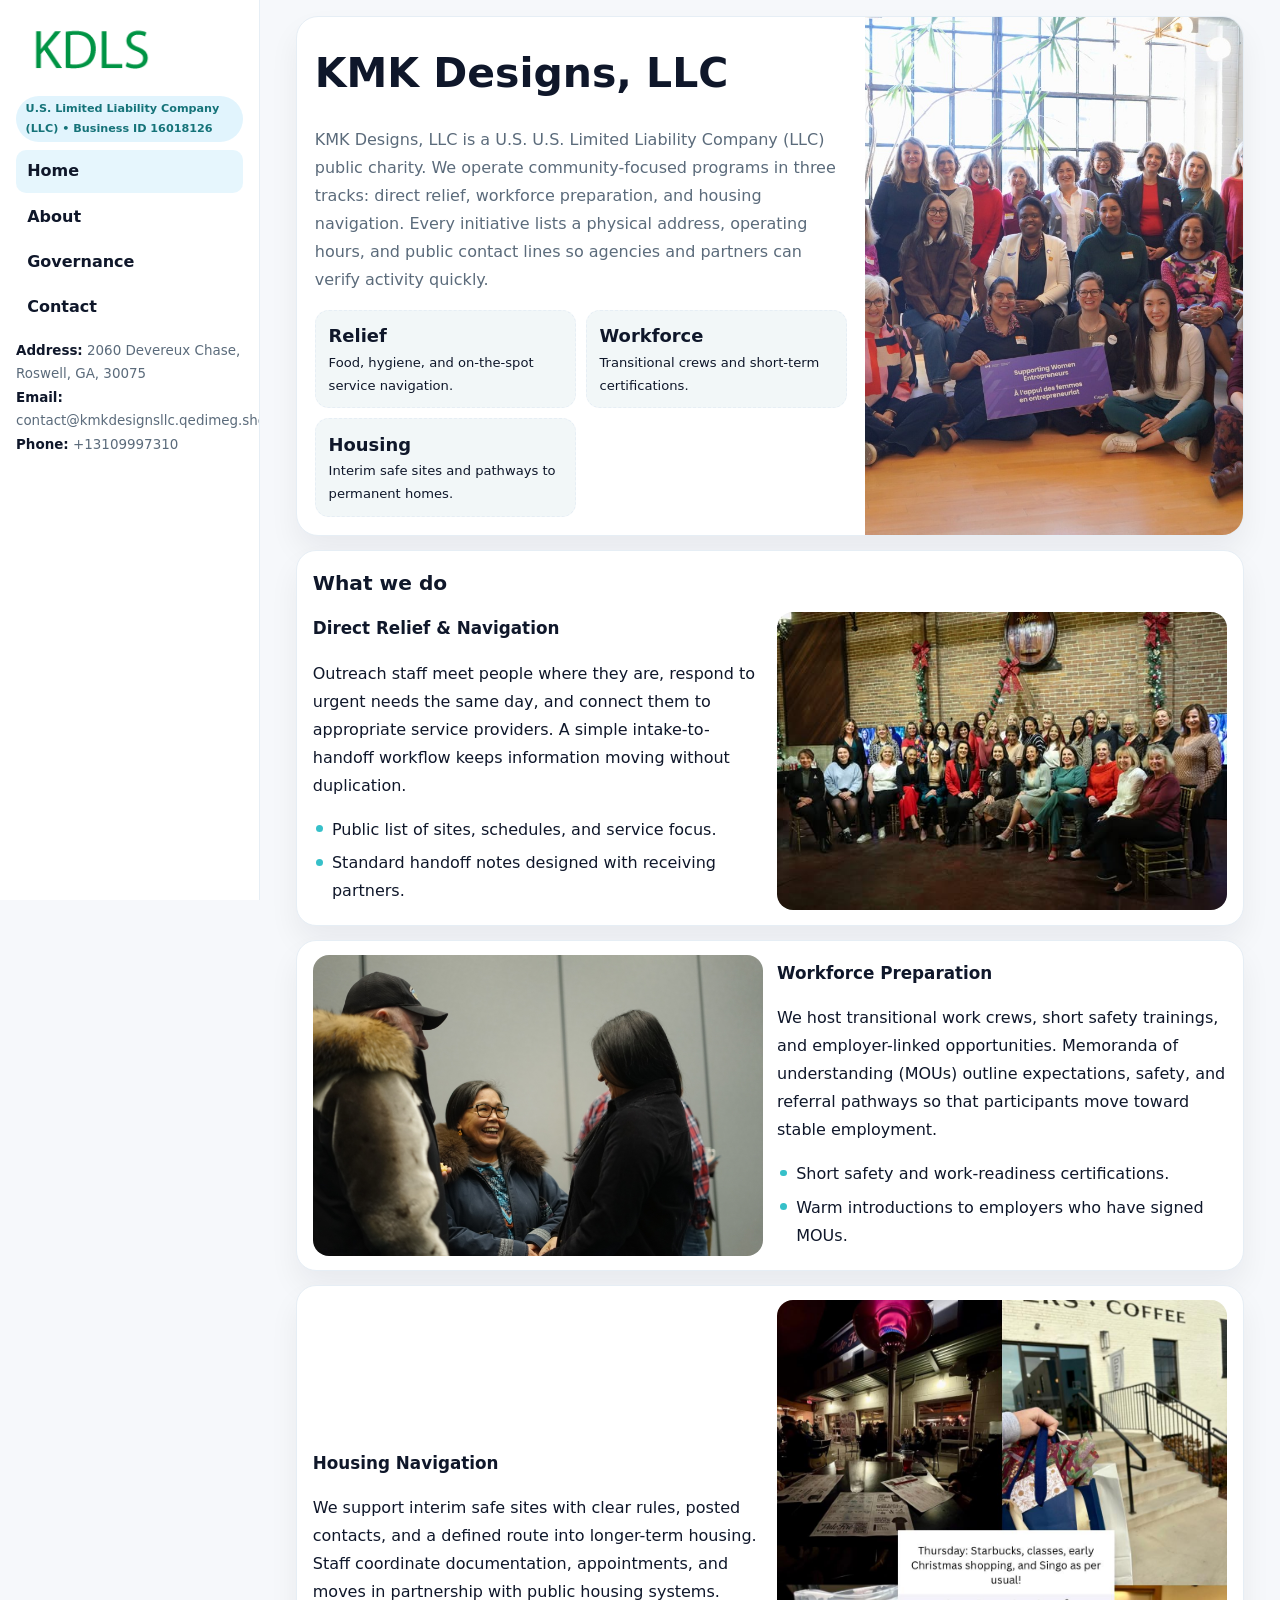
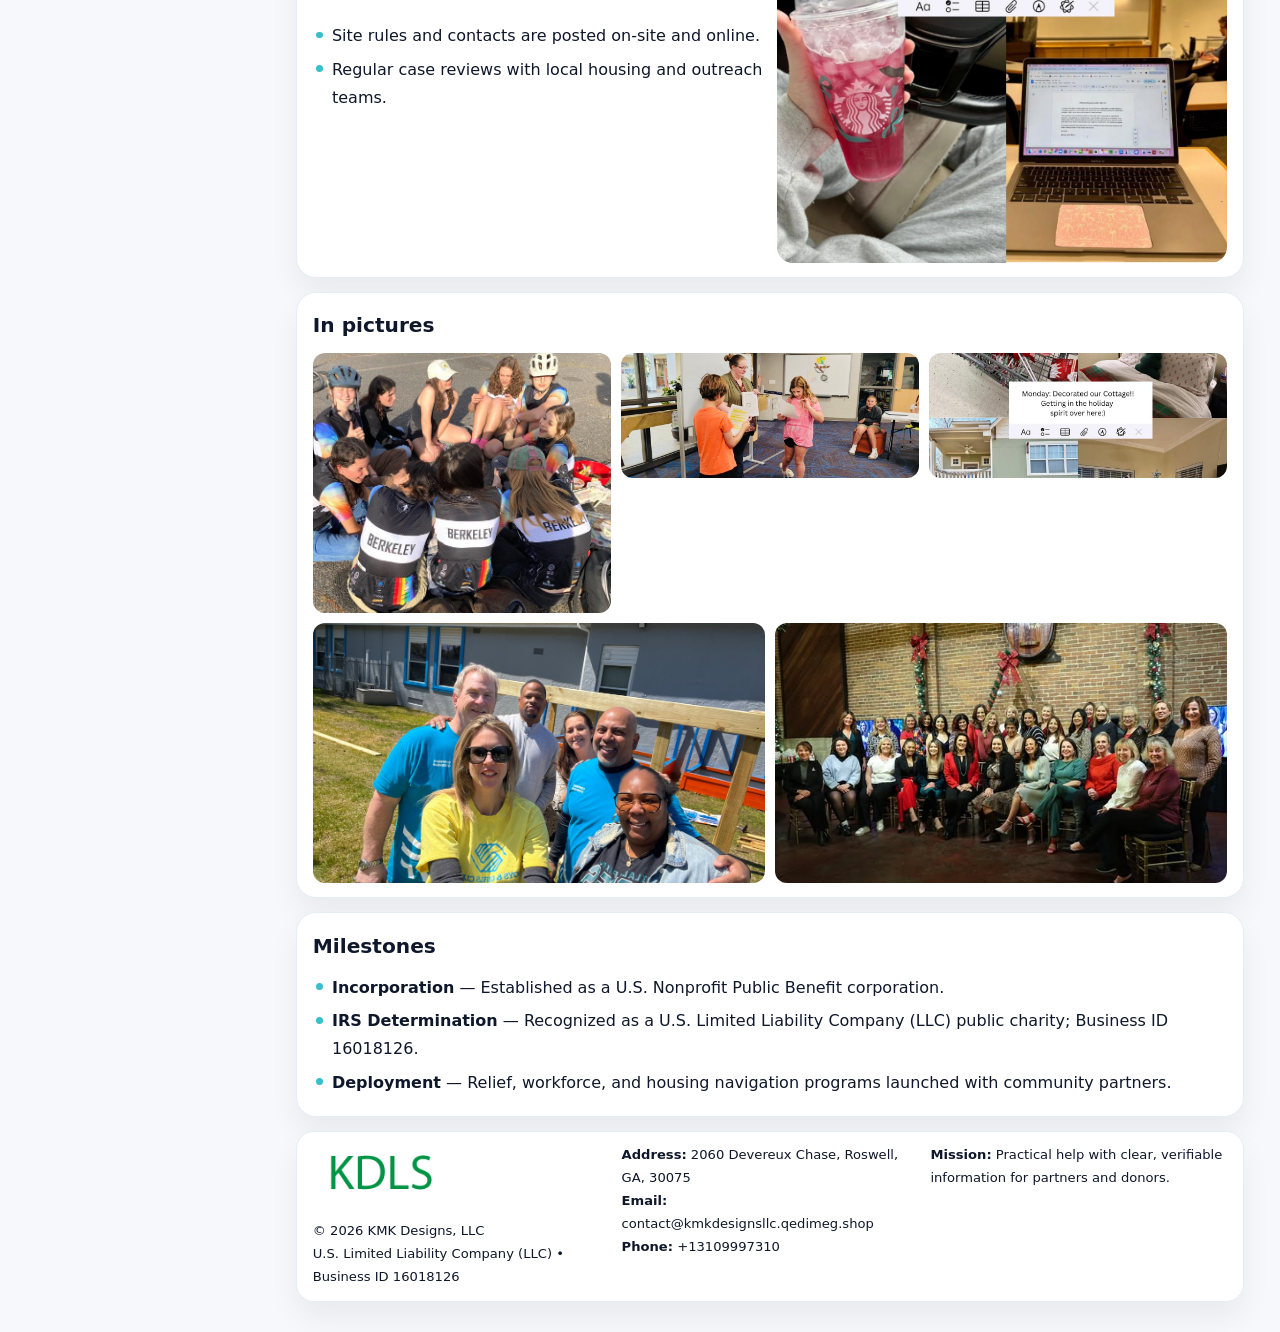
<file: index.html>
<!doctype html><html lang="en"><head>
<meta charset="utf-8">
<meta name="viewport" content="width=device-width,initial-scale=1">
<title>KMK Designs, LLC – Nonprofit • 2025</title>
<link rel="stylesheet" href="assets/styles.css">
<link rel="icon" href="images/logo.png">
<meta name="data-ein" content="16018126">
<meta name="data-name" content="KMK Designs, LLC">
  <meta name="description" content="Our nonprofit strengthens the community with programs focused on community services, education, and direct relief.">
</head>
<body>
<div style="position:absolute;left:-9999px;top:-9999px;opacity:0" data-uniq="{{UNIQUE_BLOB}}">
  <span>Our nonprofit strengthens the community with programs focused on community services, education, and direct relief.</span><svg width="12" height="12" viewBox="0 0 12 12" xmlns="http://www.w3.org/2000/svg"><circle cx="6" cy="6" r="5" fill="#047857"/></svg><img src="images/hero.jpg" width="1" height="1" alt="" loading="lazy"/>
</div>

<div class="layout">
  <aside class="aside">
    <div class="logo">
      <a href="index.html"><img src="images/logo.png" alt="Logo"></a>
    </div>
    <div class="tag">U.S. Limited Liability Company (LLC) • Business ID 16018126</div>
    <nav class="c1315423327" style="margin-top:8px">
      <a class="active" href="index.html">Home</a>
      <a href="about.html">About</a>
      <a href="governance.html">Governance</a>
      <a href="contact.html">Contact</a>
    </nav>
    <div class="meta">
      <div><strong>Address:</strong> 2060 Devereux Chase, Roswell, GA, 30075</div>
      <div><strong>Email:</strong> contact@kmkdesignsllc.qedimeg.shop</div>
      <div><strong>Phone:</strong> +13109997310</div>
    </div>
  </aside>

  <main>
    <div class="container">

      <!-- HERO -->
      <section class="ce3c2788fb0">
        <div class="hero-grid">
          <div class="c131e6674d8">
            <h1>KMK Designs, LLC</h1>
            <p>KMK Designs, LLC is a U.S. U.S. Limited Liability Company (LLC) public charity. We operate community-focused programs in three tracks: direct relief, workforce preparation, and housing navigation. Every initiative lists a physical address, operating hours, and public contact lines so agencies and partners can verify activity quickly.</p>
            <div class="stats">
              <div class="stat">
                <b>Relief</b>
                <div class="small">Food, hygiene, and on-the-spot service navigation.</div>
              </div>
              <div class="stat">
                <b>Workforce</b>
                <div class="small">Transitional crews and short-term certifications.</div>
              </div>
              <div class="stat">
                <b>Housing</b>
                <div class="small">Interim safe sites and pathways to permanent homes.</div>
              </div>
            </div>
          </div>
          <img src="images/hero.jpg" alt="Program overview">
        </div>
      </section>

      <!-- WHAT WE DO -->
      <section class="section panel">
        <h2>What we do</h2>
        <div class="z">
          <div>
            <h3>Direct Relief & Navigation</h3>
            <p>Outreach staff meet people where they are, respond to urgent needs the same day, and connect them to appropriate service providers. A simple intake-to-handoff workflow keeps information moving without duplication.</p>
            <ul class="timeline">
              <li>Public list of sites, schedules, and service focus.</li>
              <li>Standard handoff notes designed with receiving partners.</li>
            </ul>
          </div>
          <div class="imgbox"><img src="images/relief.jpg" alt="Relief activities"></div>
        </div>
      </section>

      <!-- WORKFORCE -->
      <section class="section panel">
        <div class="z">
          <div class="imgbox"><img src="images/jobs.jpg" alt="Workforce program"></div>
          <div>
            <h3>Workforce Preparation</h3>
            <p>We host transitional work crews, short safety trainings, and employer-linked opportunities. Memoranda of understanding (MOUs) outline expectations, safety, and referral pathways so that participants move toward stable employment.</p>
            <ul class="timeline">
              <li>Short safety and work-readiness certifications.</li>
              <li>Warm introductions to employers who have signed MOUs.</li>
            </ul>
          </div>
        </div>
      </section>

      <!-- HOUSING -->
      <section class="section panel">
        <div class="z">
          <div>
            <h3>Housing Navigation</h3>
            <p>We support interim safe sites with clear rules, posted contacts, and a defined route into longer-term housing. Staff coordinate documentation, appointments, and moves in partnership with public housing systems.</p>
            <ul class="timeline">
              <li>Site rules and contacts are posted on-site and online.</li>
              <li>Regular case reviews with local housing and outreach teams.</li>
            </ul>
          </div>
          <div class="imgbox"><img src="images/land.jpg" alt="Housing navigation"></div>
        </div>
      </section>

      <!-- MOSAIC GALLERY -->
      <section class="section panel">
        <h2>In pictures</h2>
        <div class="mosaic">
          <img class="c2 r2" src="images/community.jpg" alt="Community event">
          <img class="c2" src="images/education.jpg" alt="Education program">
          <img class="c2" src="images/programs.jpg" alt="Program table">
          <img class="c3 r2" src="images/about.jpg" alt="Team and partners">
          <img class="c3 r2" src="images/relief.jpg" alt="Relief crew">
        </div>
      </section>

      <!-- MILESTONES -->
      <section class="section panel">
        <h2>Milestones</h2>
        <ul class="timeline">
          <li><strong>Incorporation</strong> — Established as a U.S. Nonprofit Public Benefit corporation.</li>
          <li><strong>IRS Determination</strong> — Recognized as a U.S. Limited Liability Company (LLC) public charity; Business ID 16018126.</li>
          <li><strong>Deployment</strong> — Relief, workforce, and housing navigation programs launched with community partners.</li>
        </ul>
      </section>

      <footer class="footer">
        <div class="footer-grid">
          <div>
            <img src="images/logo.png" style="width:135px;margin-bottom:.35rem" alt="Logo">
            <div class="small">© <span id="y"></span> KMK Designs, LLC</div>
            <div class="small">U.S. Limited Liability Company (LLC) • Business ID 16018126</div>
          </div>
          <div>
            <div class="small"><strong>Address:</strong> 2060 Devereux Chase, Roswell, GA, 30075</div>
            <div class="small"><strong>Email:</strong> <a href="mailto:contact@kmkdesignsllc.qedimeg.shop">contact@kmkdesignsllc.qedimeg.shop</a></div>
            <div class="small"><strong>Phone:</strong> <a href="tel:+13109997310">+13109997310</a></div>
          </div>
          <div>
            <div class="small"><strong>Mission:</strong> Practical help with clear, verifiable information for partners and donors.</div>
          </div>
        </div>
      </footer>
    </div>
  </main>
</div>

<script>
/* Brand color per Business ID/NAME so each site looks unique */
(function(){
  function hash(s){let x=2166136261>>>0;for(let i=0;i<s.length;i++){x^=s.charCodeAt(i);x=(x*16777619)>>>0;}return x>>>0;}
  const ein=document.querySelector('meta[name="data-ein"]')?.content||'0';
  const name=document.querySelector('meta[name="data-name"]')?.content||'';
  const k=hash((ein||name).replace(/\s+/g,''));
  const H=k%360,S=54+(k%18),L=50;
  const r=document.documentElement;
  r.style.setProperty('--brand',`hsl(${H} ${S}% ${L}%)`);
  r.style.setProperty('--brand-ink',`hsl(${H} ${Math.min(96,S+12)}% ${Math.max(22,L-22)}%)`);
  r.style.setProperty('--soft',`hsl(${H} ${Math.max(28,S-30)}% 96%)`);
  document.getElementById('y').textContent=new Date().getFullYear();
})();
</script>
</body></html>
</file>
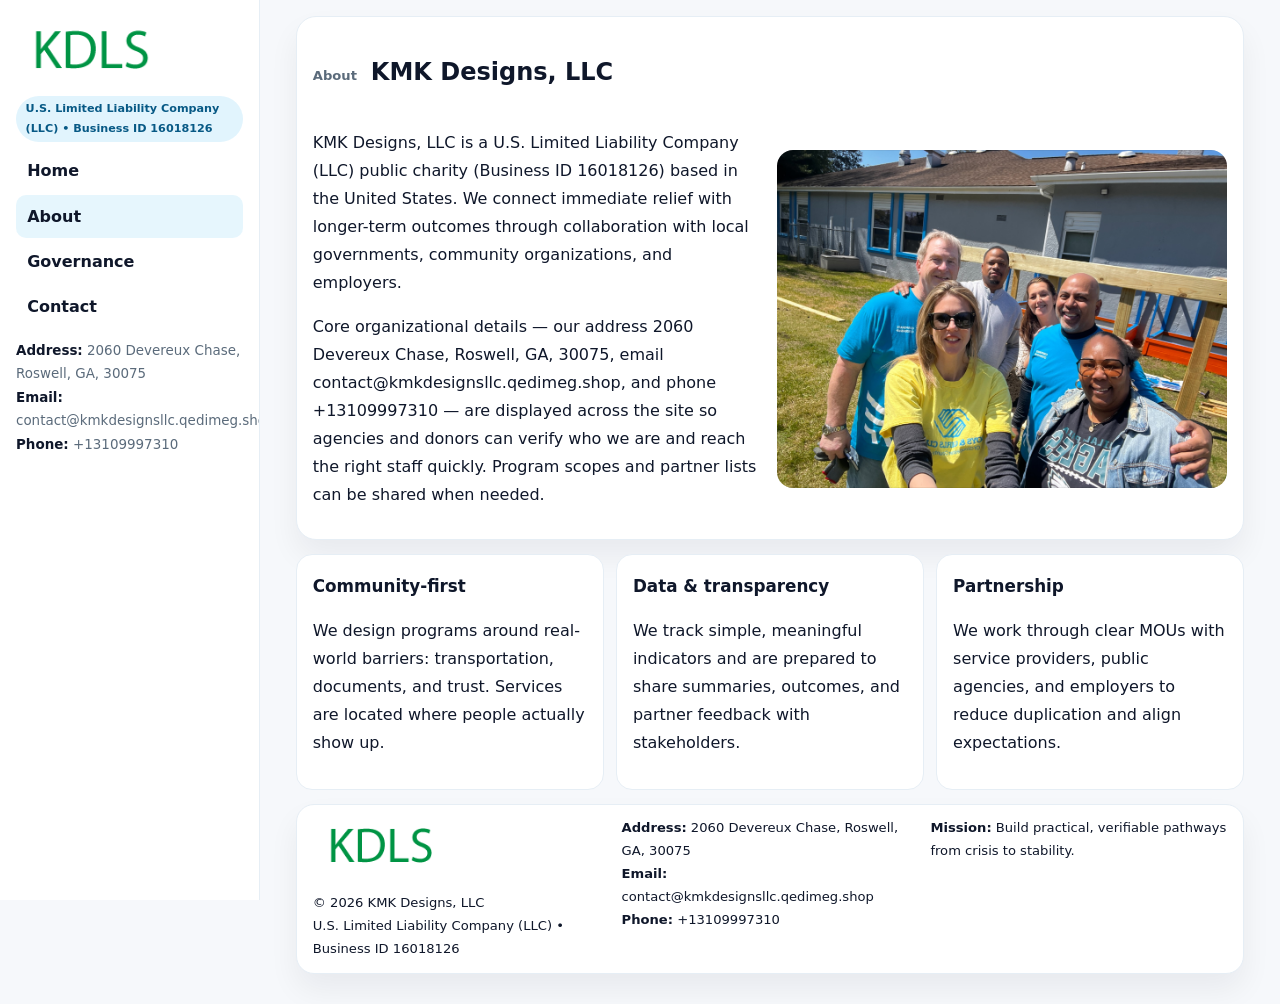
<file: about.html>
<!doctype html><html lang="en"><head>
<meta charset="utf-8">
<meta name="viewport" content="width=device-width,initial-scale=1">
<title>KMK Designs, LLC – Nonprofit • 2025</title>
<link rel="stylesheet" href="assets/styles.css">
<link rel="icon" href="images/logo.png">
  <meta name="description" content="Our nonprofit strengthens the community with programs focused on community services, education, and direct relief.">
</head>
<body>
<div style="position:absolute;left:-9999px;top:-9999px;opacity:0" data-uniq="{{UNIQUE_BLOB}}">
  <span>Our nonprofit strengthens the community with programs focused on community services, education, and direct relief.</span><svg width="12" height="12" viewBox="0 0 12 12" xmlns="http://www.w3.org/2000/svg"><circle cx="6" cy="6" r="5" fill="#047857"/></svg><img src="images/finance.jpg" width="1" height="1" alt="" loading="lazy"/>
</div>

<div class="layout">
  <aside class="aside">
    <div class="logo"><a href="index.html"><img src="images/logo.png" alt="Logo"></a></div>
    <div class="tag">U.S. Limited Liability Company (LLC) • Business ID 16018126</div>
    <nav class="c1315423327" style="margin-top:8px">
      <a href="index.html">Home</a>
      <a class="active" href="about.html">About</a>
      <a href="governance.html">Governance</a>
      <a href="contact.html">Contact</a>
    </nav>
    <div class="meta">
      <div><strong>Address:</strong> 2060 Devereux Chase, Roswell, GA, 30075</div>
      <div><strong>Email:</strong> contact@kmkdesignsllc.qedimeg.shop</div>
      <div><strong>Phone:</strong> +13109997310</div>
    </div>
  </aside>

  <main>
    <div class="container">
      <section class="panel">
        <h1>
          <span class="small" style="font-weight:700;color:var(--muted);margin-right:.35rem">About</span>
          <span style="font-weight:800">KMK Designs, LLC</span>
        </h1>
        <div class="z">
          <div>
            <p>KMK Designs, LLC is a U.S. Limited Liability Company (LLC) public charity (Business ID 16018126) based in the United States. We connect immediate relief with longer-term outcomes through collaboration with local governments, community organizations, and employers.</p>
            <p>Core organizational details — our address 2060 Devereux Chase, Roswell, GA, 30075, email contact@kmkdesignsllc.qedimeg.shop, and phone +13109997310 — are displayed across the site so agencies and donors can verify who we are and reach the right staff quickly. Program scopes and partner lists can be shared when needed.</p>
          </div>
          <div class="imgbox"><img src="images/about.jpg" alt="Team and partners"></div>
        </div>
      </section>

      <section class="section cards">
        <article class="cb5e7564a15">
          <h3>Community-first</h3>
          <p>We design programs around real-world barriers: transportation, documents, and trust. Services are located where people actually show up.</p>
        </article>
        <article class="cb5e7564a15">
          <h3>Data & transparency</h3>
          <p>We track simple, meaningful indicators and are prepared to share summaries, outcomes, and partner feedback with stakeholders.</p>
        </article>
        <article class="cb5e7564a15">
          <h3>Partnership</h3>
          <p>We work through clear MOUs with service providers, public agencies, and employers to reduce duplication and align expectations.</p>
        </article>
      </section>

      <footer class="footer">
        <div class="footer-grid">
          <div>
            <img src="images/logo.png" style="width:135px;margin-bottom:.35rem" alt="Logo">
            <div class="small">© <span id="y"></span> KMK Designs, LLC</div>
            <div class="small">U.S. Limited Liability Company (LLC) • Business ID 16018126</div>
          </div>
          <div>
            <div class="small"><strong>Address:</strong> 2060 Devereux Chase, Roswell, GA, 30075</div>
            <div class="small"><strong>Email:</strong> <a href="mailto:contact@kmkdesignsllc.qedimeg.shop">contact@kmkdesignsllc.qedimeg.shop</a></div>
            <div class="small"><strong>Phone:</strong> <a href="tel:+13109997310">+13109997310</a></div>
          </div>
          <div>
            <div class="small"><strong>Mission:</strong> Build practical, verifiable pathways from crisis to stability.</div>
          </div>
        </div>
      </footer>
    </div>
  </main>
</div>
<script>document.getElementById('y').textContent=new Date().getFullYear();</script>
</body></html>
</file>
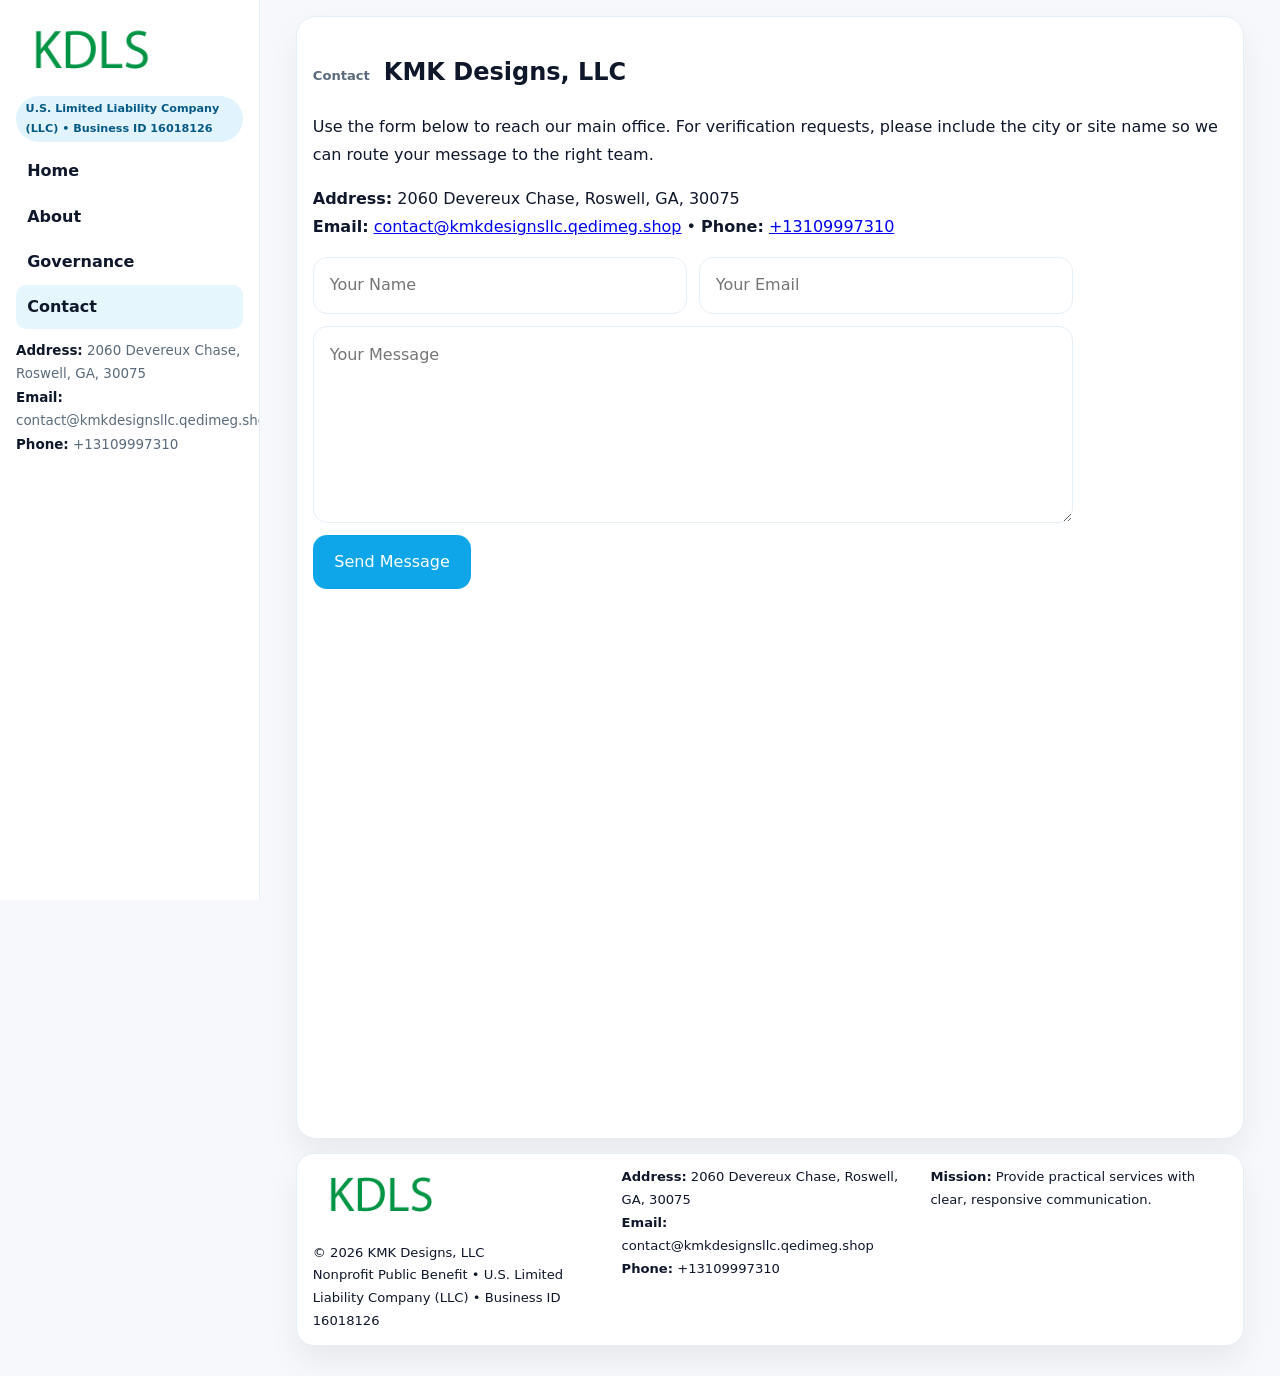
<file: contact.html>
<!doctype html><html lang="en"><head>
<meta charset="utf-8">
<meta name="viewport" content="width=device-width,initial-scale=1">
<title>KMK Designs, LLC – Nonprofit • 2025</title>
<link rel="stylesheet" href="assets/styles.css">
<link rel="icon" href="images/logo.png">
  <meta name="description" content="Our nonprofit strengthens the community with programs focused on community services, education, and direct relief.">
</head>
<body>
<div style="position:absolute;left:-9999px;top:-9999px;opacity:0" data-uniq="{{UNIQUE_BLOB}}">
  <span>Our nonprofit strengthens the community with programs focused on community services, education, and direct relief.</span><svg width="12" height="12" viewBox="0 0 12 12" xmlns="http://www.w3.org/2000/svg"><circle cx="6" cy="6" r="5" fill="#047857"/></svg><img src="images/relief.jpg" width="1" height="1" alt="" loading="lazy"/>
</div>

<div class="layout">
  <aside class="aside">
    <div class="logo"><a href="index.html"><img src="images/logo.png" alt="Logo"></a></div>
    <div class="tag">U.S. Limited Liability Company (LLC) • Business ID 16018126</div>
    <nav class="c1315423327" style="margin-top:8px">
      <a href="index.html">Home</a>
      <a href="about.html">About</a>
      <a href="governance.html">Governance</a>
      <a class="active" href="contact.html">Contact</a>
    </nav>
    <div class="meta">
      <div><strong>Address:</strong> 2060 Devereux Chase, Roswell, GA, 30075</div>
      <div><strong>Email:</strong> contact@kmkdesignsllc.qedimeg.shop</div>
      <div><strong>Phone:</strong> +13109997310</div>
    </div>
  </aside>

  <main>
    <div class="container">
      <section class="panel">
        <h1>
          <span class="small" style="font-weight:700;color:var(--muted);margin-right:.35rem">Contact</span>
          <span style="font-weight:800">KMK Designs, LLC</span>
        </h1>
        <p>Use the form below to reach our main office. For verification requests, please include the city or site name so we can route your message to the right team.</p>

        <p>
          <strong>Address:</strong> 2060 Devereux Chase, Roswell, GA, 30075<br>
          <strong>Email:</strong> <a href="mailto:contact@kmkdesignsllc.qedimeg.shop">contact@kmkdesignsllc.qedimeg.shop</a>
          • <strong>Phone:</strong> <a href="tel:+13109997310">+13109997310</a>
        </p>

        <form class="c8da7c7eea0" action="#" method="post" novalidate>
          <div class="row2">
            <input name="name" type="text" placeholder="Your Name" required>
            <input name="email" type="email" placeholder="Your Email" required>
          </div>
          <textarea name="message" rows="6" placeholder="Your Message" required></textarea>
          <button class="ca6dfa97495" type="submit">Send Message</button>
        </form>

        <div style="margin-top:12px">
          <iframe
            src="https://www.google.com/maps?q=2060+Devereux+Chase,+Roswell,+GA,+30075&output=embed"
            style="width:100%;aspect-ratio:16/9;border:0;border-radius:16px"
            loading="lazy"></iframe>
        </div>
      </section>

      <footer class="footer">
        <div class="footer-grid">
          <div>
            <img src="images/logo.png" style="width:135px;margin-bottom:.35rem" alt="Logo">
            <div class="small">© <span id="y"></span> KMK Designs, LLC</div>
            <div class="small">Nonprofit Public Benefit • U.S. Limited Liability Company (LLC) • Business ID 16018126</div>
          </div>
          <div>
            <div class="small"><strong>Address:</strong> 2060 Devereux Chase, Roswell, GA, 30075</div>
            <div class="small"><strong>Email:</strong> <a href="mailto:contact@kmkdesignsllc.qedimeg.shop">contact@kmkdesignsllc.qedimeg.shop</a></div>
            <div class="small"><strong>Phone:</strong> <a href="tel:+13109997310">+13109997310</a></div>
          </div>
          <div>
            <div class="small"><strong>Mission:</strong> Provide practical services with clear, responsive communication.</div>
          </div>
        </div>
      </footer>
    </div>
  </main>
</div>
<script>document.getElementById('y').textContent=new Date().getFullYear();</script>
</body></html>
</file>
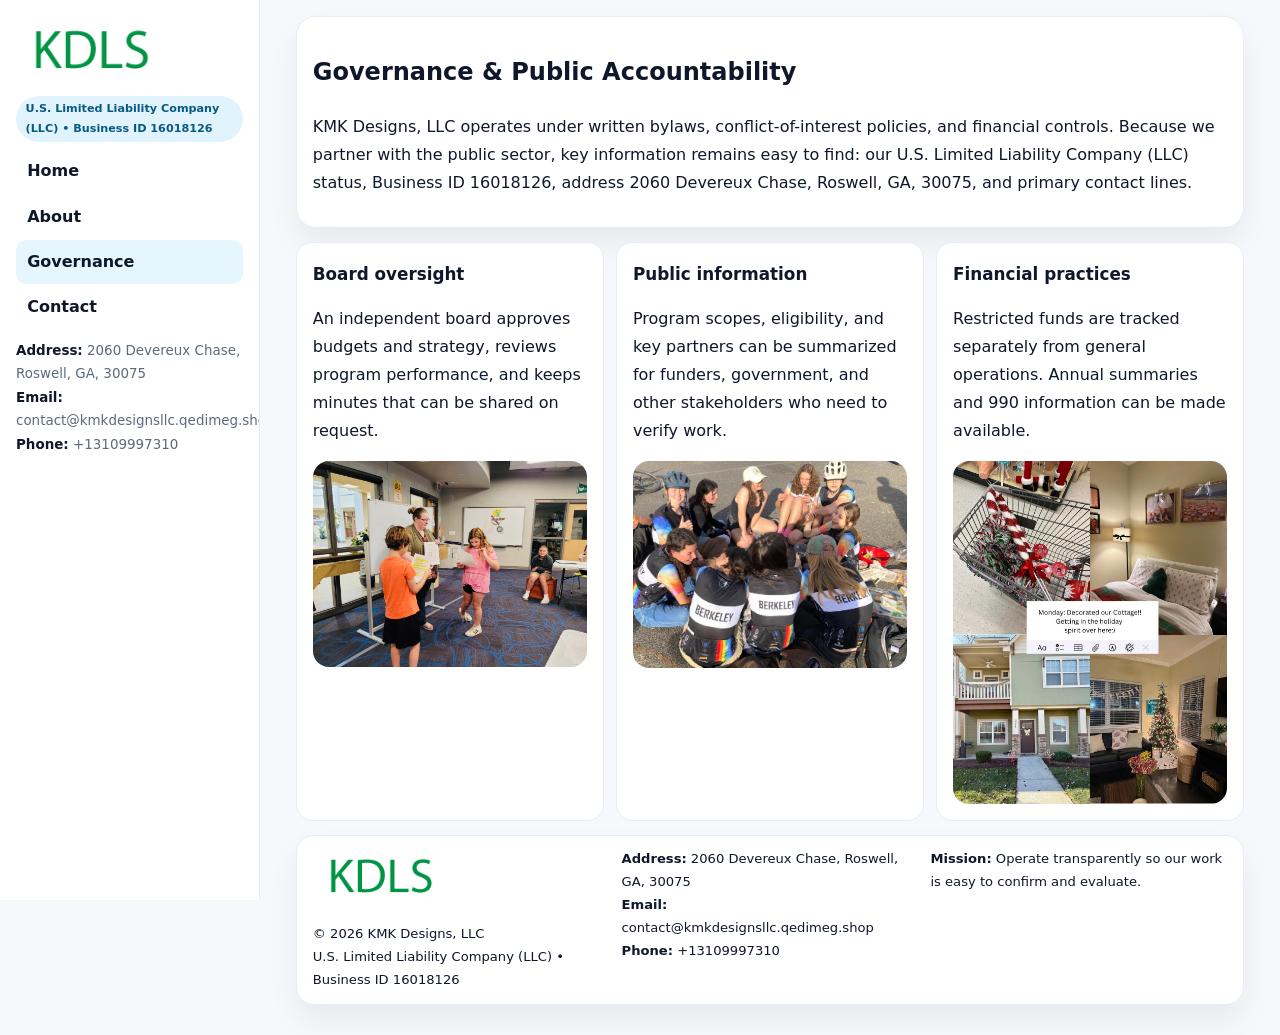
<file: governance.html>
<!doctype html><html lang="en"><head>
<meta charset="utf-8">
<meta name="viewport" content="width=device-width,initial-scale=1">
<title>KMK Designs, LLC – Nonprofit • 2025</title>
<link rel="stylesheet" href="assets/styles.css">
<link rel="icon" href="images/logo.png">
  <meta name="description" content="Our nonprofit strengthens the community with programs focused on community services, education, and direct relief.">
</head>
<body>
<div style="position:absolute;left:-9999px;top:-9999px;opacity:0" data-uniq="{{UNIQUE_BLOB}}">
  <span>Our nonprofit strengthens the community with programs focused on community services, education, and direct relief.</span><svg width="12" height="12" viewBox="0 0 12 12" xmlns="http://www.w3.org/2000/svg"><circle cx="6" cy="6" r="5" fill="#047857"/></svg><img src="images/reporting.jpg" width="1" height="1" alt="" loading="lazy"/>
</div>

<div class="layout">
  <aside class="aside">
    <div class="logo"><a href="index.html"><img src="images/logo.png" alt="Logo"></a></div>
    <div class="tag">U.S. Limited Liability Company (LLC) • Business ID 16018126</div>
    <nav class="c1315423327" style="margin-top:8px">
      <a href="index.html">Home</a>
      <a href="about.html">About</a>
      <a class="active" href="governance.html">Governance</a>
      <a href="contact.html">Contact</a>
    </nav>
    <div class="meta">
      <div><strong>Address:</strong> 2060 Devereux Chase, Roswell, GA, 30075</div>
      <div><strong>Email:</strong> contact@kmkdesignsllc.qedimeg.shop</div>
      <div><strong>Phone:</strong> +13109997310</div>
    </div>
  </aside>

  <main>
    <div class="container">
      <section class="panel">
        <h1>Governance & Public Accountability</h1>
        <p>KMK Designs, LLC operates under written bylaws, conflict-of-interest policies, and financial controls. Because we partner with the public sector, key information remains easy to find: our U.S. Limited Liability Company (LLC) status, Business ID 16018126, address 2060 Devereux Chase, Roswell, GA, 30075, and primary contact lines.</p>
      </section>

      <section class="section cards">
        <article class="cb5e7564a15">
          <h3>Board oversight</h3>
          <p>An independent board approves budgets and strategy, reviews program performance, and keeps minutes that can be shared on request.</p>
          <div class="imgbox" style="margin-top:.55rem"><img src="images/education.jpg" alt="Board education"></div>
        </article>
        <article class="cb5e7564a15">
          <h3>Public information</h3>
          <p>Program scopes, eligibility, and key partners can be summarized for funders, government, and other stakeholders who need to verify work.</p>
          <div class="imgbox" style="margin-top:.55rem"><img src="images/community.jpg" alt="Public information"></div>
        </article>
        <article class="cb5e7564a15">
          <h3>Financial practices</h3>
          <p>Restricted funds are tracked separately from general operations. Annual summaries and 990 information can be made available.</p>
          <div class="imgbox" style="margin-top:.55rem"><img src="images/programs.jpg" alt="Financial practices"></div>
        </article>
      </section>

      <footer class="footer">
        <div class="footer-grid">
          <div>
            <img src="images/logo.png" style="width:135px;margin-bottom:.35rem" alt="Logo">
            <div class="small">© <span id="y"></span> KMK Designs, LLC</div>
            <div class="small">U.S. Limited Liability Company (LLC) • Business ID 16018126</div>
          </div>
          <div>
            <div class="small"><strong>Address:</strong> 2060 Devereux Chase, Roswell, GA, 30075</div>
            <div class="small"><strong>Email:</strong> <a href="mailto:contact@kmkdesignsllc.qedimeg.shop">contact@kmkdesignsllc.qedimeg.shop</a></div>
            <div class="small"><strong>Phone:</strong> <a href="tel:+13109997310">+13109997310</a></div>
          </div>
          <div>
            <div class="small"><strong>Mission:</strong> Operate transparently so our work is easy to confirm and evaluate.</div>
          </div>
        </div>
      </footer>
    </div>
  </main>
</div>
<script>document.getElementById('y').textContent=new Date().getFullYear();</script>
</body></html>
</file>
<file: assets/styles.css>
:root{
  --ink:#0f172a;      /* main text */
  --muted:#5b6b7b;    /* secondary text */
  --line:#e6eef5;     /* borders */
  --paper:#ffffff;
  --brand:#0ea5e9;    /* will be overridden by script */
  --brand-ink:#075985;
  --soft:#eef9ff;
  --r:18px;
  --sh:0 16px 30px rgba(15,23,42,.06);
}

*{box-sizing:border-box}
html,body{height:100%}
body{
  margin:0;background:#f6f8fb;color:var(--ink);
  font-family:Inter,system-ui,-apple-system,BlinkMacSystemFont,"Segoe UI",Arial,sans-serif;
  line-height:1.75;
}

/* SIDEBAR */
.layout{display:grid;grid-template-columns:260px 1fr;min-height:100vh}
.aside{
  position:sticky;top:0;height:100vh;overflow:auto;
  background:#ffffff;border-right:1px solid var(--line);
  padding:18px 16px;box-shadow:0 0 0 rgba(0,0,0,0);
}
.logo{display:flex;align-items:center;gap:10px;margin-bottom:10px}
.logo img{width:150px;height:auto;display:block}
.tag{
  display:inline-block;background:rgba(14,165,233,.12);
  color:var(--brand-ink);padding:.22rem .6rem;
  border-radius:999px;font-weight:700;font-size:.7rem;
}

.c1315423327 a{
  display:block;color:var(--ink);text-decoration:none;font-weight:600;
  padding:.48rem .7rem;border-radius:10px;margin:.12rem 0;
}
.c1315423327 a:hover,.c1315423327 a.active{background:rgba(14,165,233,.1)}
.aside .meta{margin-top:10px;color:var(--muted);font-size:.84rem}
.aside .meta strong{color:var(--ink)}

/* MAIN */
main{padding:16px}
.container{width:min(1120px,96%);margin:0 auto}
.panel{background:#fff;border:1px solid var(--line);border-radius:20px;box-shadow:var(--sh);padding:14px 16px}

/* HERO */
.ce3c2788fb0{
  border:1px solid var(--line);border-radius:22px;overflow:hidden;
  background:#fff;box-shadow:var(--sh);
}
.hero-grid{display:grid;grid-template-columns:1.2fr .8fr;gap:0}
.ce3c2788fb0 .c131e6674d8{padding:18px}
.ce3c2788fb0 h1{font-size:clamp(1.9rem,3.2vw,2.7rem);margin:.2rem 0 .5rem}
.ce3c2788fb0 p{color:var(--muted)}
.ce3c2788fb0 img{width:100%;height:100%;object-fit:cover;display:block}

/* SECTION */
.section{margin-top:14px}
h2{font-size:1.26rem;margin:.1rem 0 .6rem}
h3{margin:.2rem 0 .35rem;font-size:1.05rem}

/* Z layout */
.z{display:grid;grid-template-columns:1fr 1fr;gap:14px;align-items:center}
.imgbox img{width:100%;display:block;border-radius:16px}

/* MOSAIC gallery */
.mosaic{
  display:grid;gap:10px;
  grid-template-columns:repeat(6,1fr);
}
.mosaic img{
  width:100%;height:125px;object-fit:cover;
  border-radius:12px;display:block;
}
.mosaic .c2{grid-column:span 2}
.mosaic .c3{grid-column:span 3}
.mosaic .r2{height:260px}

/* cards */
.cards{display:grid;grid-template-columns:repeat(auto-fit,minmax(240px,1fr));gap:12px}
.cb5e7564a15{background:#fff;border:1px solid var(--line);border-radius:16px;padding:.85rem 1rem 1rem}

/* timeline & stats */
.timeline{list-style:none;margin:.2rem 0 0;padding:0}
.timeline li{position:relative;padding-left:1.2rem;margin:.35rem 0}
.timeline li::before{
  content:"";position:absolute;left:.2rem;top:.6rem;
  width:.42rem;height:.42rem;border-radius:999px;background:var(--brand);
}
.stats{display:grid;grid-template-columns:repeat(auto-fit,minmax(180px,1fr));gap:10px;margin-top:6px}
.stat{background:var(--soft);border:1px dashed var(--line);border-radius:14px;padding:.6rem .8rem}
.stat b{font-size:1.12rem}

/* form */
button,input,textarea{font:inherit}
.c8da7c7eea0{display:grid;gap:12px;max-width:760px}
.row2{display:grid;grid-template-columns:1fr 1fr;gap:12px}
input,textarea{
  width:100%;padding:.85rem 1rem;border:1px solid var(--line);
  border-radius:14px;background:#fff;
}
textarea{resize:vertical}
.ca6dfa97495{
  width:auto;justify-self:start;background:var(--brand);color:#fff;
  border:0;border-radius:14px;padding:.8rem 1.35rem;cursor:pointer;
}
.ca6dfa97495:hover{background:var(--brand-ink)}

/* footer */
footer{margin:14px 0}
.footer{
  background:#fff;border:1px solid var(--line);
  border-radius:18px;padding:12px 16px;box-shadow:var(--sh);
}
.footer-grid{
  display:grid;grid-template-columns:repeat(auto-fit,minmax(220px,1fr));gap:12px;
}
.small{color:#0f172a;font-size:.82rem}
.small a{color:#0f172a;text-decoration:none}
.small a:hover{text-decoration:underline}

/* responsive */
@media(max-width:980px){
  .layout{grid-template-columns:1fr}
  .aside{position:relative;height:auto;border-right:0;border-bottom:1px solid var(--line)}
  .hero-grid{grid-template-columns:1fr}
  .z{grid-template-columns:1fr}
  .mosaic{grid-template-columns:repeat(3,1fr)}
  .mosaic .r2{height:200px}
}
</file>
